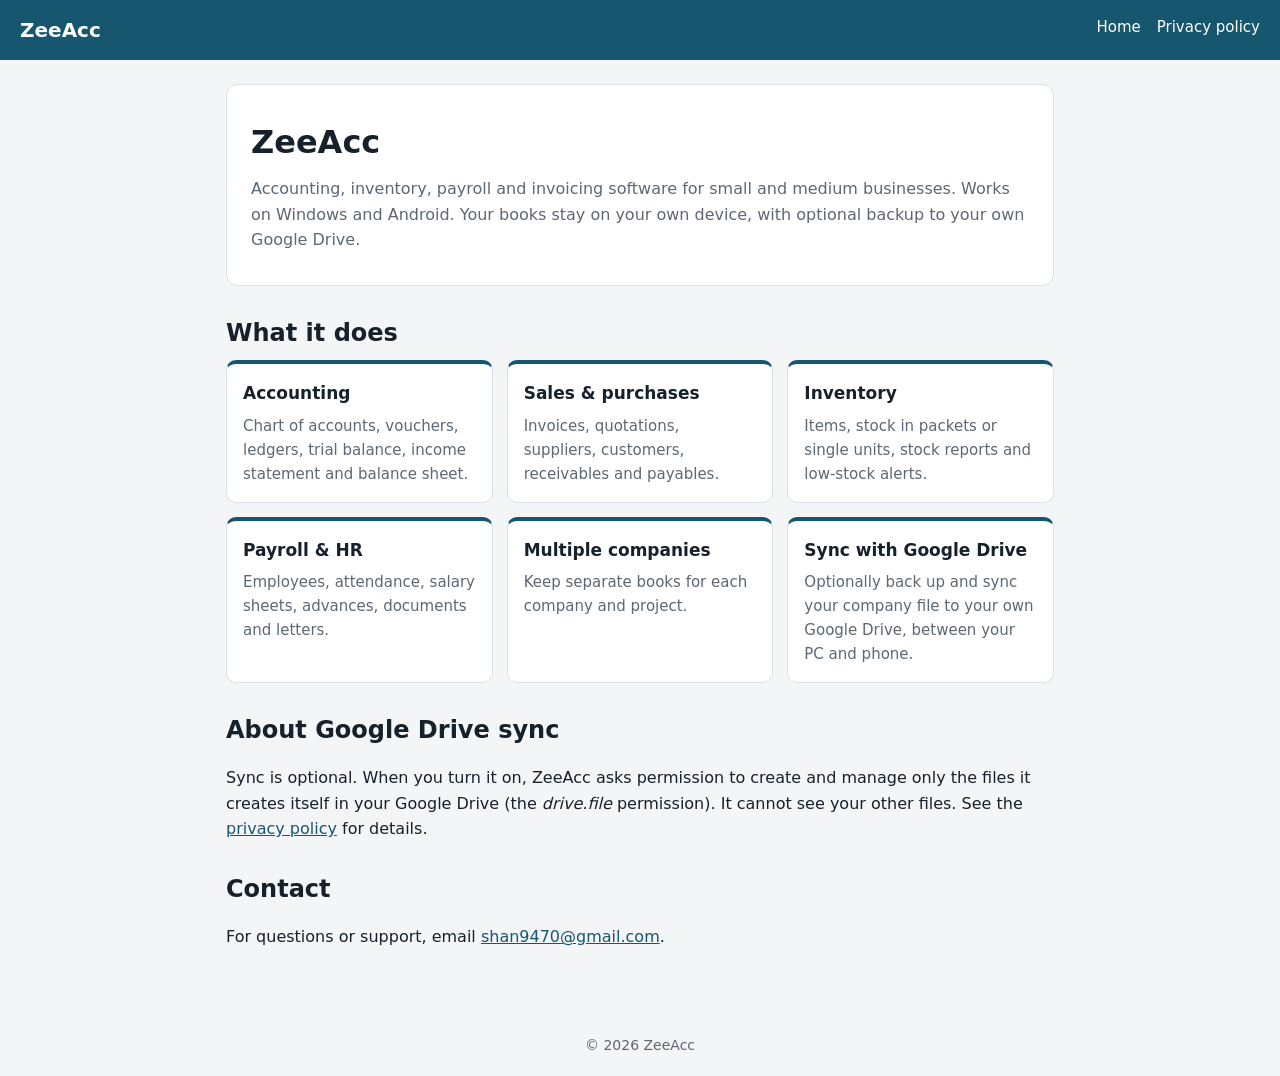
<file: index.html>
<!doctype html><html lang="en"><head><meta charset="utf-8"><meta name="viewport" content="width=device-width,initial-scale=1"><title>ZeeAcc – Accounting software</title><meta name="description" content="ZeeAcc is accounting, inventory, payroll and invoicing software for small and medium businesses, for Windows and Android."><link rel="stylesheet" href="style.css"></head><body>
<header><a href="index.html">ZeeAcc</a><nav><a href="index.html">Home</a><a href="privacy.html">Privacy policy</a></nav></header>
<main>
<div class="hero"><h1>ZeeAcc</h1><p>Accounting, inventory, payroll and invoicing software for small and medium businesses. Works on Windows and Android. Your books stay on your own device, with optional backup to your own Google Drive.</p></div>
<h2>What it does</h2>
<div class="grid">
<div class="card"><h3>Accounting</h3><p>Chart of accounts, vouchers, ledgers, trial balance, income statement and balance sheet.</p></div>
<div class="card"><h3>Sales &amp; purchases</h3><p>Invoices, quotations, suppliers, customers, receivables and payables.</p></div>
<div class="card"><h3>Inventory</h3><p>Items, stock in packets or single units, stock reports and low-stock alerts.</p></div>
<div class="card"><h3>Payroll &amp; HR</h3><p>Employees, attendance, salary sheets, advances, documents and letters.</p></div>
<div class="card"><h3>Multiple companies</h3><p>Keep separate books for each company and project.</p></div>
<div class="card"><h3>Sync with Google Drive</h3><p>Optionally back up and sync your company file to your own Google Drive, between your PC and phone.</p></div>
</div>
<h2>About Google Drive sync</h2>
<p>Sync is optional. When you turn it on, ZeeAcc asks permission to create and manage only the files it creates itself in your Google Drive (the <em>drive.file</em> permission). It cannot see your other files. See the <a href="privacy.html">privacy policy</a> for details.</p>
<h2>Contact</h2>
<p>For questions or support, email <a href="mailto:shan9470@gmail.com">shan9470@gmail.com</a>.</p>
</main><footer>© 2026 ZeeAcc</footer></body></html>
</file>
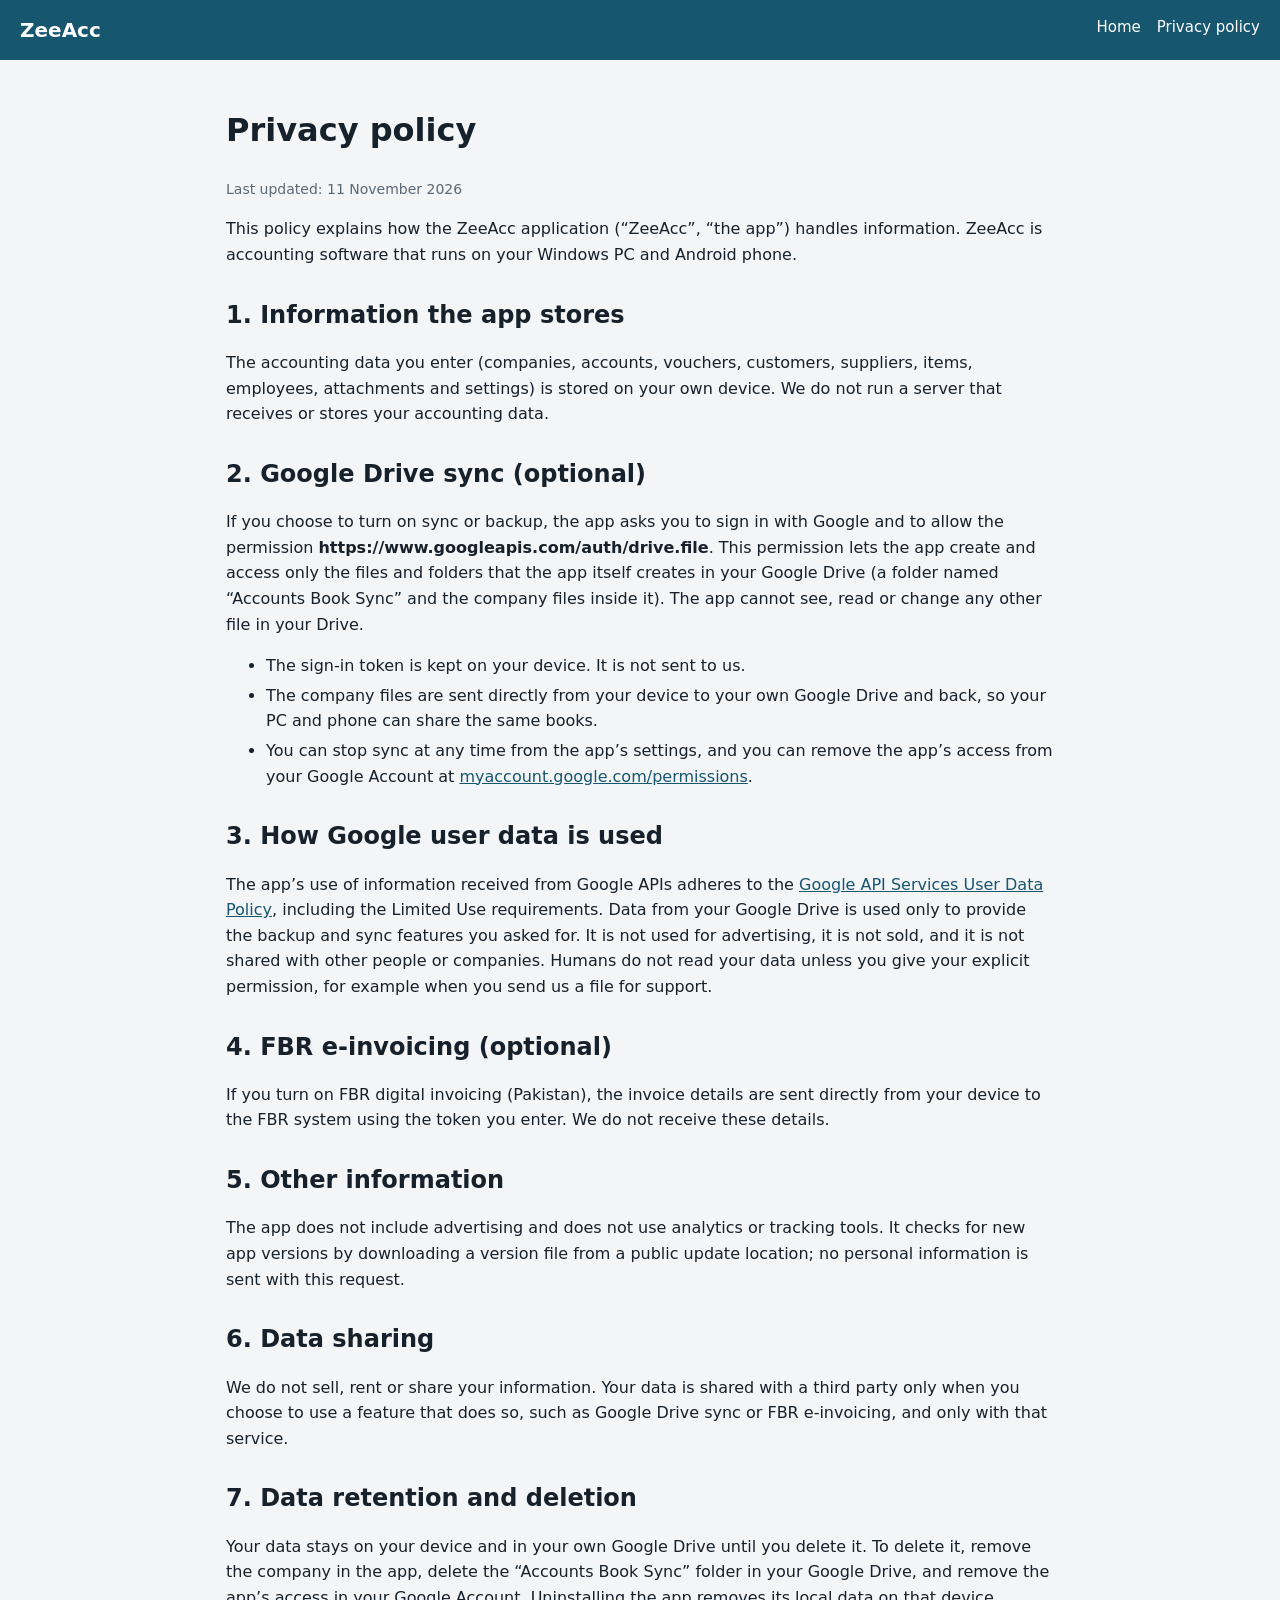
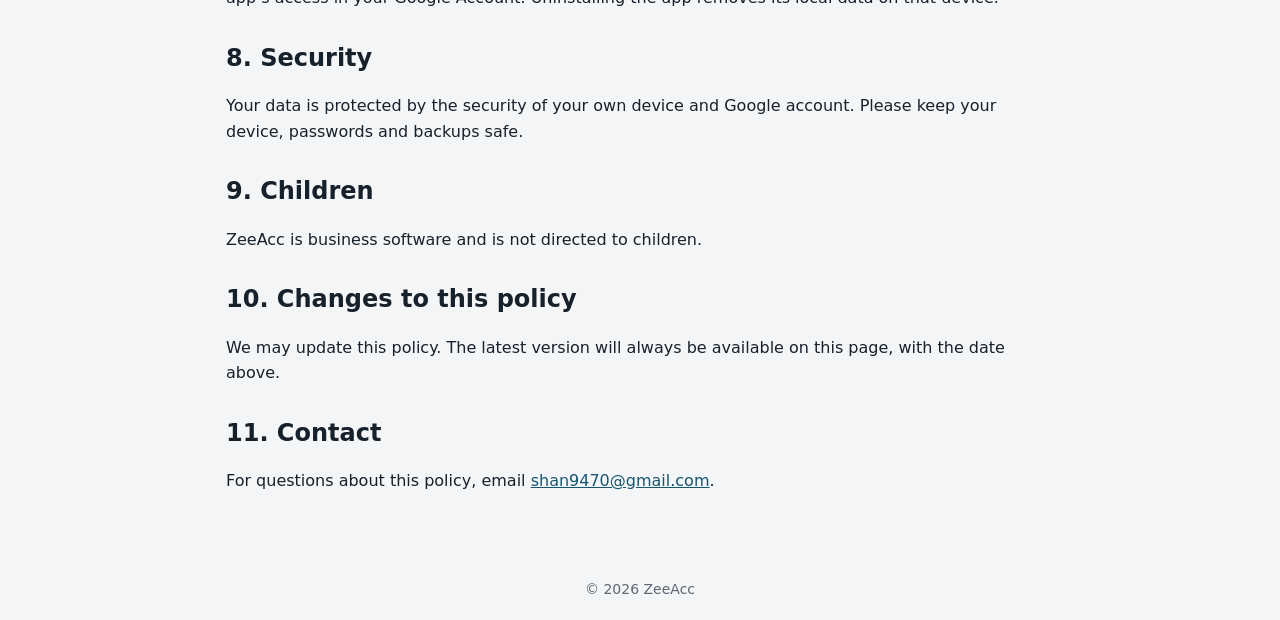
<file: privacy.html>
<!doctype html><html lang="en"><head><meta charset="utf-8"><meta name="viewport" content="width=device-width,initial-scale=1"><title>ZeeAcc – Privacy policy</title><link rel="stylesheet" href="style.css"></head><body>
<header><a href="index.html">ZeeAcc</a><nav><a href="index.html">Home</a><a href="privacy.html">Privacy policy</a></nav></header>
<main>
<h1>Privacy policy</h1>
<p class="note">Last updated: 11 November 2026</p>
<p>This policy explains how the ZeeAcc application (“ZeeAcc”, “the app”) handles information. ZeeAcc is accounting software that runs on your Windows PC and Android phone.</p>

<h2>1. Information the app stores</h2>
<p>The accounting data you enter (companies, accounts, vouchers, customers, suppliers, items, employees, attachments and settings) is stored on your own device. We do not run a server that receives or stores your accounting data.</p>

<h2>2. Google Drive sync (optional)</h2>
<p>If you choose to turn on sync or backup, the app asks you to sign in with Google and to allow the permission <strong>https://www.googleapis.com/auth/drive.file</strong>. This permission lets the app create and access only the files and folders that the app itself creates in your Google Drive (a folder named “Accounts Book Sync” and the company files inside it). The app cannot see, read or change any other file in your Drive.</p>
<ul>
<li>The sign-in token is kept on your device. It is not sent to us.</li>
<li>The company files are sent directly from your device to your own Google Drive and back, so your PC and phone can share the same books.</li>
<li>You can stop sync at any time from the app’s settings, and you can remove the app’s access from your Google Account at <a href="https://myaccount.google.com/permissions">myaccount.google.com/permissions</a>.</li>
</ul>

<h2>3. How Google user data is used</h2>
<p>The app’s use of information received from Google APIs adheres to the <a href="https://developers.google.com/terms/api-services-user-data-policy">Google API Services User Data Policy</a>, including the Limited Use requirements. Data from your Google Drive is used only to provide the backup and sync features you asked for. It is not used for advertising, it is not sold, and it is not shared with other people or companies. Humans do not read your data unless you give your explicit permission, for example when you send us a file for support.</p>

<h2>4. FBR e-invoicing (optional)</h2>
<p>If you turn on FBR digital invoicing (Pakistan), the invoice details are sent directly from your device to the FBR system using the token you enter. We do not receive these details.</p>

<h2>5. Other information</h2>
<p>The app does not include advertising and does not use analytics or tracking tools. It checks for new app versions by downloading a version file from a public update location; no personal information is sent with this request.</p>

<h2>6. Data sharing</h2>
<p>We do not sell, rent or share your information. Your data is shared with a third party only when you choose to use a feature that does so, such as Google Drive sync or FBR e-invoicing, and only with that service.</p>

<h2>7. Data retention and deletion</h2>
<p>Your data stays on your device and in your own Google Drive until you delete it. To delete it, remove the company in the app, delete the “Accounts Book Sync” folder in your Google Drive, and remove the app’s access in your Google Account. Uninstalling the app removes its local data on that device.</p>

<h2>8. Security</h2>
<p>Your data is protected by the security of your own device and Google account. Please keep your device, passwords and backups safe.</p>

<h2>9. Children</h2>
<p>ZeeAcc is business software and is not directed to children.</p>

<h2>10. Changes to this policy</h2>
<p>We may update this policy. The latest version will always be available on this page, with the date above.</p>

<h2>11. Contact</h2>
<p>For questions about this policy, email <a href="mailto:shan9470@gmail.com">shan9470@gmail.com</a>.</p>
</main><footer>© 2026 ZeeAcc</footer></body></html>
</file>
<file: style.css>
:root{--bg:#f3f5f7;--card:#fff;--ink:#17212b;--mut:#5c6873;--acc:#17566f;--line:#dce2e8}
@media(prefers-color-scheme:dark){:root{--bg:#0f151a;--card:#172028;--ink:#e6ecf1;--mut:#92a0ac;--acc:#5db3d2;--line:#2a3640}}
*{box-sizing:border-box}body{margin:0;background:var(--bg);color:var(--ink);font:16px/1.6 system-ui,-apple-system,"Segoe UI",sans-serif}
header{background:var(--acc);color:#fff;padding:14px 20px}header a{color:#fff;text-decoration:none;font-weight:700;font-size:20px}header nav{float:right}header nav a{font-size:15px;font-weight:400;margin-left:16px}
main{max-width:860px;margin:0 auto;padding:24px 16px 48px}
.hero{background:var(--card);border:1px solid var(--line);border-radius:12px;padding:32px 24px;margin-bottom:20px}.hero h1{margin:0 0 8px;font-size:32px}.hero p{color:var(--mut);margin:0}
.grid{display:grid;grid-template-columns:repeat(auto-fit,minmax(240px,1fr));gap:14px}.card{background:var(--card);border:1px solid var(--line);border-top:4px solid var(--acc);border-radius:10px;padding:16px}.card h3{margin:0 0 6px;font-size:17px}.card p{margin:0;color:var(--mut);font-size:15px}
h2{margin:28px 0 8px}h3{margin:20px 0 6px}a{color:var(--acc)}li{margin:4px 0}.note{color:var(--mut);font-size:14px}
footer{text-align:center;color:var(--mut);font-size:14px;padding:20px}
</file>
